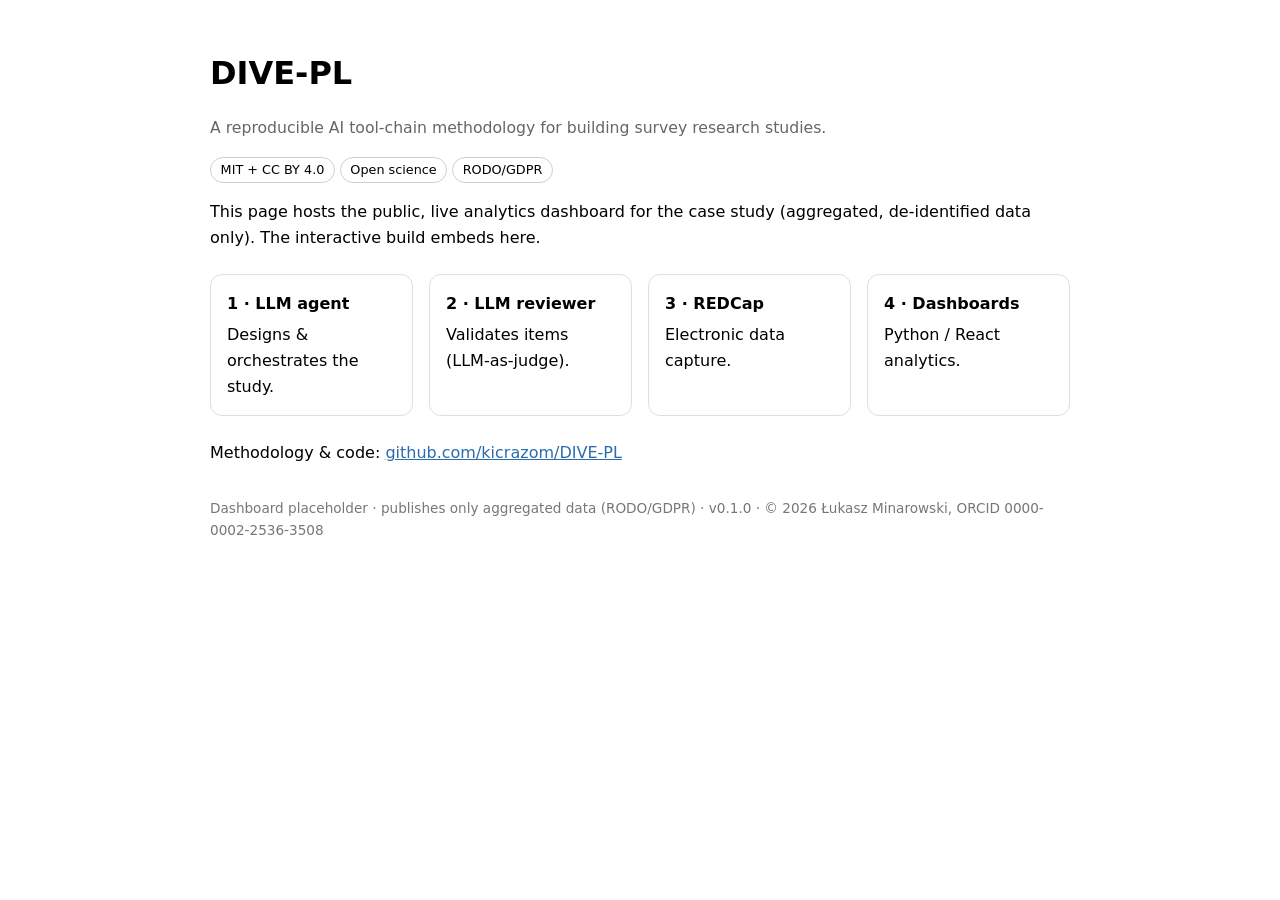
<file: site/index.html>
<!doctype html>
<html lang="en">
<head>
  <meta charset="utf-8" />
  <meta name="viewport" content="width=device-width, initial-scale=1" />
  <title>DIVE-PL — AI survey-research methodology</title>
  <style>
    :root { color-scheme: light dark; }
    body { font-family: system-ui, -apple-system, "Segoe UI", Roboto, sans-serif;
           max-width: 860px; margin: 3rem auto; padding: 0 1.25rem; line-height: 1.6; }
    h1 { margin-bottom: .25rem; }
    .tag { color: #666; font-size: .98rem; }
    .grid { display: grid; gap: 1rem; grid-template-columns: repeat(auto-fit,minmax(180px,1fr)); margin: 1.5rem 0; }
    .card { border: 1px solid #8884; border-radius: 12px; padding: 1rem; }
    .card h3 { margin: 0 0 .35rem; font-size: 1rem; }
    .pill { display:inline-block; border:1px solid #8886; border-radius:999px; padding:.1rem .6rem; font-size:.8rem; margin-right:.3rem; }
    footer { margin-top: 2rem; color: #777; font-size: .85rem; }
    a { color: #2b6cb0; }
  </style>
</head>
<body>
  <h1>DIVE-PL</h1>
  <p class="tag">A reproducible AI tool-chain methodology for building survey research studies.</p>
  <p><span class="pill">MIT + CC BY 4.0</span><span class="pill">Open science</span><span class="pill">RODO/GDPR</span></p>

  <p>This page hosts the public, live analytics dashboard for the case study
     (aggregated, de-identified data only). The interactive build embeds here.</p>

  <div class="grid">
    <div class="card"><h3>1 · LLM agent</h3>Designs &amp; orchestrates the study.</div>
    <div class="card"><h3>2 · LLM reviewer</h3>Validates items (LLM-as-judge).</div>
    <div class="card"><h3>3 · REDCap</h3>Electronic data capture.</div>
    <div class="card"><h3>4 · Dashboards</h3>Python / React analytics.</div>
  </div>

  <p>Methodology &amp; code: <a href="https://github.com/kicrazom/DIVE-PL">github.com/kicrazom/DIVE-PL</a></p>

  <footer>
    Dashboard placeholder · publishes only aggregated data (RODO/GDPR) · v0.1.0 ·
    © 2026 Łukasz Minarowski, ORCID 0000-0002-2536-3508
  </footer>
</body>
</html>
</file>
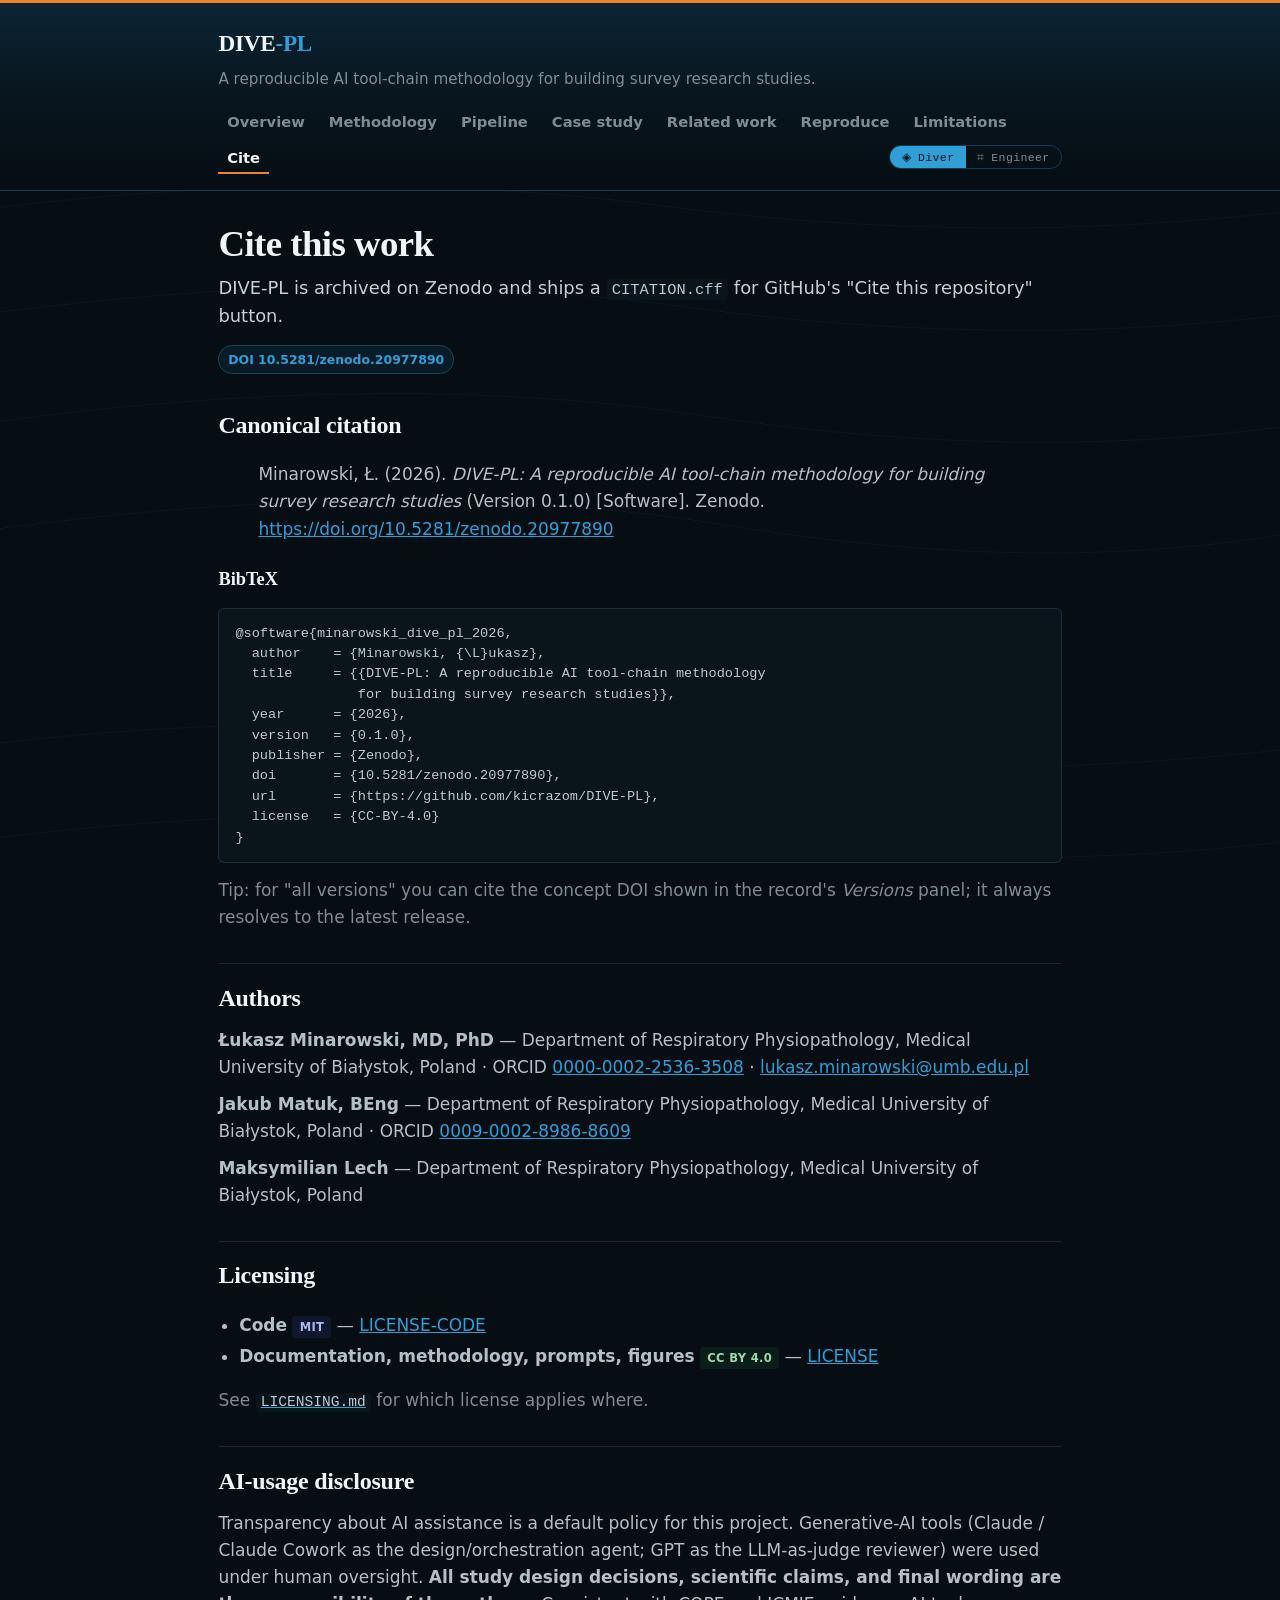
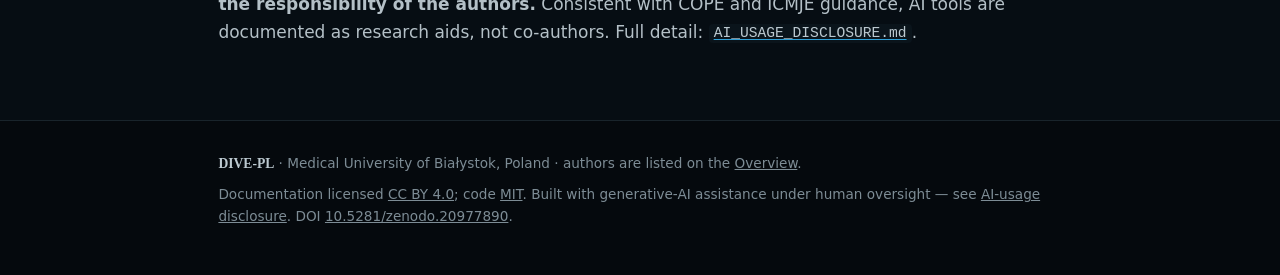
<file: docs/cite.html>
<!DOCTYPE html>
<html lang="en" data-mode="diver">
<head>
<script>try{var m=localStorage.getItem('dive-pl-mode');if(m)document.documentElement.setAttribute('data-mode',m);}catch(e){}</script>
<meta charset="utf-8">
<meta name="viewport" content="width=device-width, initial-scale=1">
<title>Cite · DIVE-PL</title>
<meta name="description" content="How to cite DIVE-PL: Zenodo DOI, CITATION.cff, BibTeX, dual licensing, and the generative-AI usage disclosure.">
<link rel="stylesheet" href="assets/style.css">
<link rel="icon" type="image/svg+xml" href="assets/favicon.svg">
</head>
<body>
<a class="skip-link" href="#main">Skip to content</a>
<header class="site">
  <div class="wrap">
    <a class="brand" href="index.html">DIVE<span>-PL</span></a>
    <p class="tagline">A reproducible AI tool-chain methodology for building survey research studies.</p>
    <nav class="site" aria-label="Primary">
      <a href="index.html">Overview</a>
      <a href="methodology.html">Methodology</a>
      <a href="pipeline.html">Pipeline</a>
      <a href="survey.html">Case study</a>
      <a href="related-work.html">Related work</a>
      <a href="reproduce.html">Reproduce</a>
      <a href="limitations.html">Limitations</a>
      <a href="cite.html" class="active">Cite</a>
    </nav>
  </div>
</header>
<main id="main">
<div class="wrap">


  <h1>Cite this work</h1>
  <p class="lead">DIVE-PL is archived on Zenodo and ships a <code>CITATION.cff</code> for GitHub's "Cite this repository" button.</p>

  <div class="badges">
    <a class="badge" href="https://doi.org/10.5281/zenodo.20977890">DOI 10.5281/zenodo.20977890</a>
  </div>

  <h2>Canonical citation</h2>
  <blockquote>
    <p>Minarowski, Ł. (2026). <em>DIVE-PL: A reproducible AI tool-chain methodology for building survey research studies</em> (Version 0.1.0) [Software]. Zenodo. <a href="https://doi.org/10.5281/zenodo.20977890">https://doi.org/10.5281/zenodo.20977890</a></p>
  </blockquote>

  <h3>BibTeX</h3>
  <pre><code>@software{minarowski_dive_pl_2026,
  author    = {Minarowski, {\L}ukasz},
  title     = {{DIVE-PL: A reproducible AI tool-chain methodology
               for building survey research studies}},
  year      = {2026},
  version   = {0.1.0},
  publisher = {Zenodo},
  doi       = {10.5281/zenodo.20977890},
  url       = {https://github.com/kicrazom/DIVE-PL},
  license   = {CC-BY-4.0}
}</code></pre>
  <p class="muted">Tip: for "all versions" you can cite the concept DOI shown in the record's <em>Versions</em> panel; it always resolves to the latest release.</p>

  <h2>Authors</h2>
  <p><strong>Łukasz Minarowski, MD, PhD</strong> — Department of Respiratory Physiopathology, Medical University of Białystok, Poland · ORCID <a href="https://orcid.org/0000-0002-2536-3508">0000-0002-2536-3508</a> · <a href="mailto:lukasz.minarowski@umb.edu.pl">lukasz.minarowski@umb.edu.pl</a></p>
  <p><strong>Jakub Matuk, BEng</strong> — Department of Respiratory Physiopathology, Medical University of Białystok, Poland · ORCID <a href="https://orcid.org/0009-0002-8986-8609">0009-0002-8986-8609</a></p>
  <p><strong>Maksymilian Lech</strong> — Department of Respiratory Physiopathology, Medical University of Białystok, Poland</p>

  <h2>Licensing</h2>
  <ul>
    <li><strong>Code</strong> <span class="pill lic-mit">MIT</span> — <a href="https://github.com/kicrazom/DIVE-PL/blob/main/LICENSE-CODE">LICENSE-CODE</a></li>
    <li><strong>Documentation, methodology, prompts, figures</strong> <span class="pill lic-cc">CC BY 4.0</span> — <a href="https://github.com/kicrazom/DIVE-PL/blob/main/LICENSE">LICENSE</a></li>
  </ul>
  <p class="muted">See <a href="https://github.com/kicrazom/DIVE-PL/blob/main/LICENSING.md"><code>LICENSING.md</code></a> for which license applies where.</p>

  <h2 id="ai">AI-usage disclosure</h2>
  <p>Transparency about AI assistance is a default policy for this project. Generative-AI tools (Claude / Claude Cowork as the design/orchestration agent; GPT as the LLM-as-judge reviewer) were used under human oversight. <strong>All study design decisions, scientific claims, and final wording are the responsibility of the authors.</strong> Consistent with COPE and ICMJE guidance, AI tools are documented as research aids, not co-authors. Full detail: <a href="https://github.com/kicrazom/DIVE-PL/blob/main/AI_USAGE_DISCLOSURE.md"><code>AI_USAGE_DISCLOSURE.md</code></a>.</p>
  

</div>
</main>
<footer class="site">
  <div class="wrap">
    <p><strong>DIVE-PL</strong> · Medical University of Białystok, Poland · authors are listed on the <a href="index.html">Overview</a>.</p>
    <p class="lic">Documentation licensed <a href="https://creativecommons.org/licenses/by/4.0/">CC BY 4.0</a>; code <a href="https://github.com/kicrazom/DIVE-PL/blob/main/LICENSE-CODE">MIT</a>. Built with generative-AI assistance under human oversight — see <a href="cite.html#ai">AI-usage disclosure</a>. DOI <a href="https://doi.org/10.5281/zenodo.20977890">10.5281/zenodo.20977890</a>.</p>
  </div>
</footer>
<script src="assets/mode.js" defer></script>
</body>
</html>
</file>
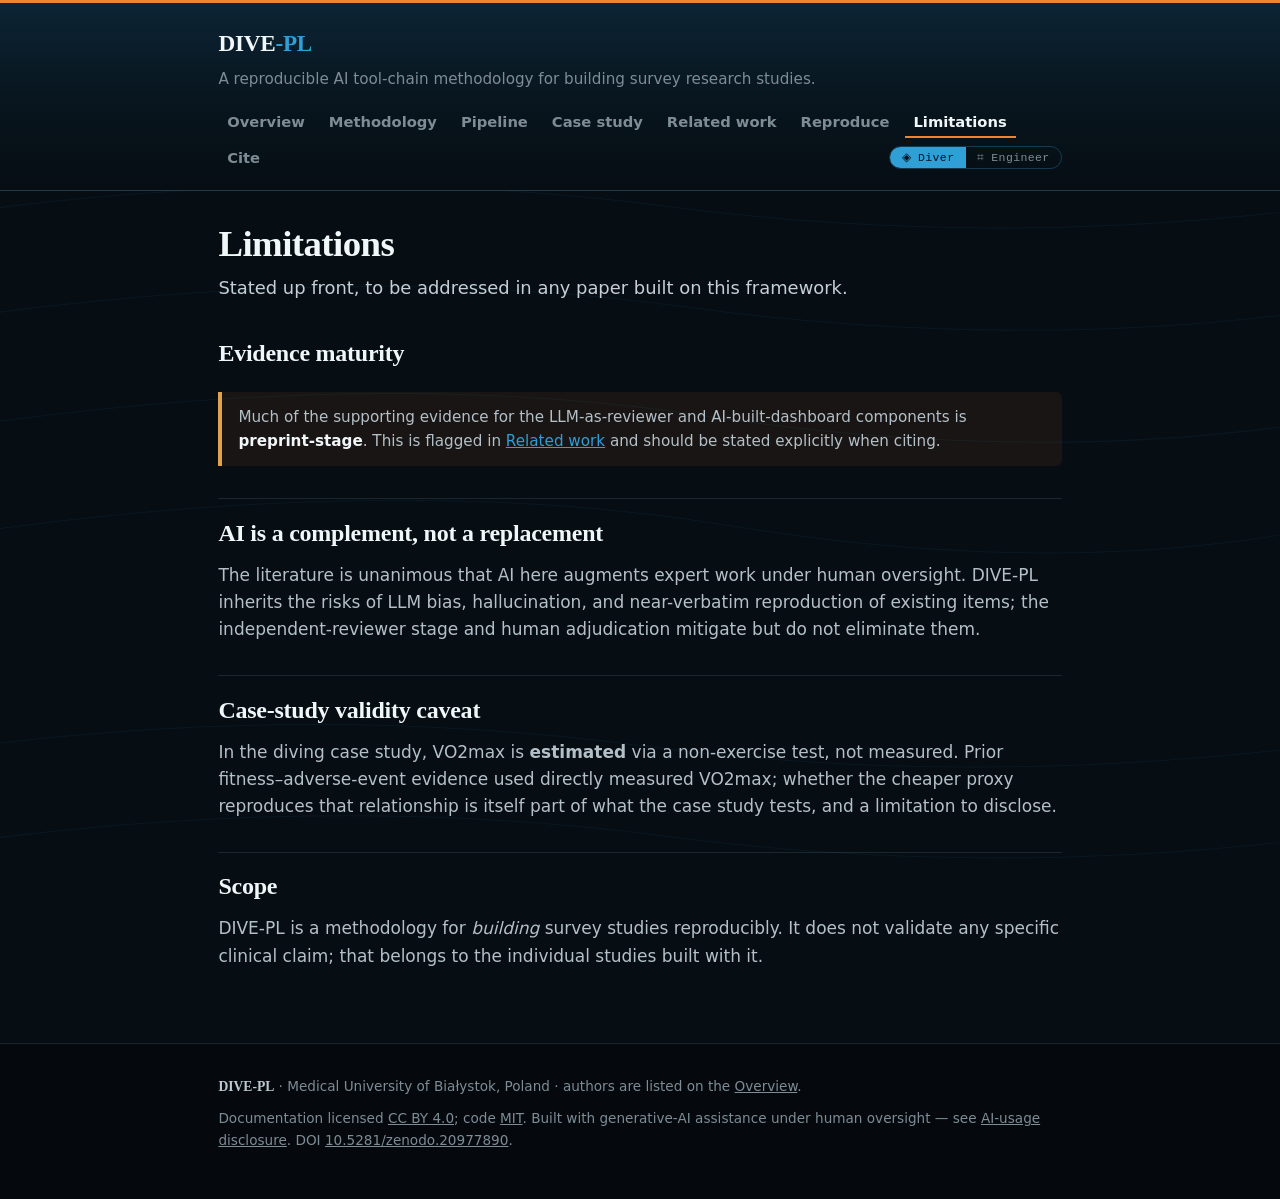
<file: docs/limitations.html>
<!DOCTYPE html>
<html lang="en" data-mode="diver">
<head>
<script>try{var m=localStorage.getItem('dive-pl-mode');if(m)document.documentElement.setAttribute('data-mode',m);}catch(e){}</script>
<meta charset="utf-8">
<meta name="viewport" content="width=device-width, initial-scale=1">
<title>Limitations · DIVE-PL</title>
<meta name="description" content="Honest limitations of DIVE-PL: preprint-stage evidence, human-in-the-loop dependency, LLM bias, and estimated vs measured VO2max in the case study.">
<link rel="stylesheet" href="assets/style.css">
<link rel="icon" type="image/svg+xml" href="assets/favicon.svg">
</head>
<body>
<a class="skip-link" href="#main">Skip to content</a>
<header class="site">
  <div class="wrap">
    <a class="brand" href="index.html">DIVE<span>-PL</span></a>
    <p class="tagline">A reproducible AI tool-chain methodology for building survey research studies.</p>
    <nav class="site" aria-label="Primary">
      <a href="index.html">Overview</a>
      <a href="methodology.html">Methodology</a>
      <a href="pipeline.html">Pipeline</a>
      <a href="survey.html">Case study</a>
      <a href="related-work.html">Related work</a>
      <a href="reproduce.html">Reproduce</a>
      <a href="limitations.html" class="active">Limitations</a>
      <a href="cite.html">Cite</a>
    </nav>
  </div>
</header>
<main id="main">
<div class="wrap">


  <h1>Limitations</h1>
  <p class="lead">Stated up front, to be addressed in any paper built on this framework.</p>

  <h2>Evidence maturity</h2>
  <div class="callout embargo">
    <p>Much of the supporting evidence for the LLM-as-reviewer and AI-built-dashboard components is <strong>preprint-stage</strong>. This is flagged in <a href="related-work.html">Related work</a> and should be stated explicitly when citing.</p>
  </div>

  <h2>AI is a complement, not a replacement</h2>
  <p>The literature is unanimous that AI here augments expert work under human oversight. DIVE-PL inherits the risks of LLM bias, hallucination, and near-verbatim reproduction of existing items; the independent-reviewer stage and human adjudication mitigate but do not eliminate them.</p>

  <h2>Case-study validity caveat</h2>
  <p>In the diving case study, VO2max is <strong>estimated</strong> via a non-exercise test, not measured. Prior fitness–adverse-event evidence used directly measured VO2max; whether the cheaper proxy reproduces that relationship is itself part of what the case study tests, and a limitation to disclose.</p>

  <h2>Scope</h2>
  <p>DIVE-PL is a methodology for <em>building</em> survey studies reproducibly. It does not validate any specific clinical claim; that belongs to the individual studies built with it.</p>
  

</div>
</main>
<footer class="site">
  <div class="wrap">
    <p><strong>DIVE-PL</strong> · Medical University of Białystok, Poland · authors are listed on the <a href="index.html">Overview</a>.</p>
    <p class="lic">Documentation licensed <a href="https://creativecommons.org/licenses/by/4.0/">CC BY 4.0</a>; code <a href="https://github.com/kicrazom/DIVE-PL/blob/main/LICENSE-CODE">MIT</a>. Built with generative-AI assistance under human oversight — see <a href="cite.html#ai">AI-usage disclosure</a>. DOI <a href="https://doi.org/10.5281/zenodo.20977890">10.5281/zenodo.20977890</a>.</p>
  </div>
</footer>
<script src="assets/mode.js" defer></script>
</body>
</html>
</file>
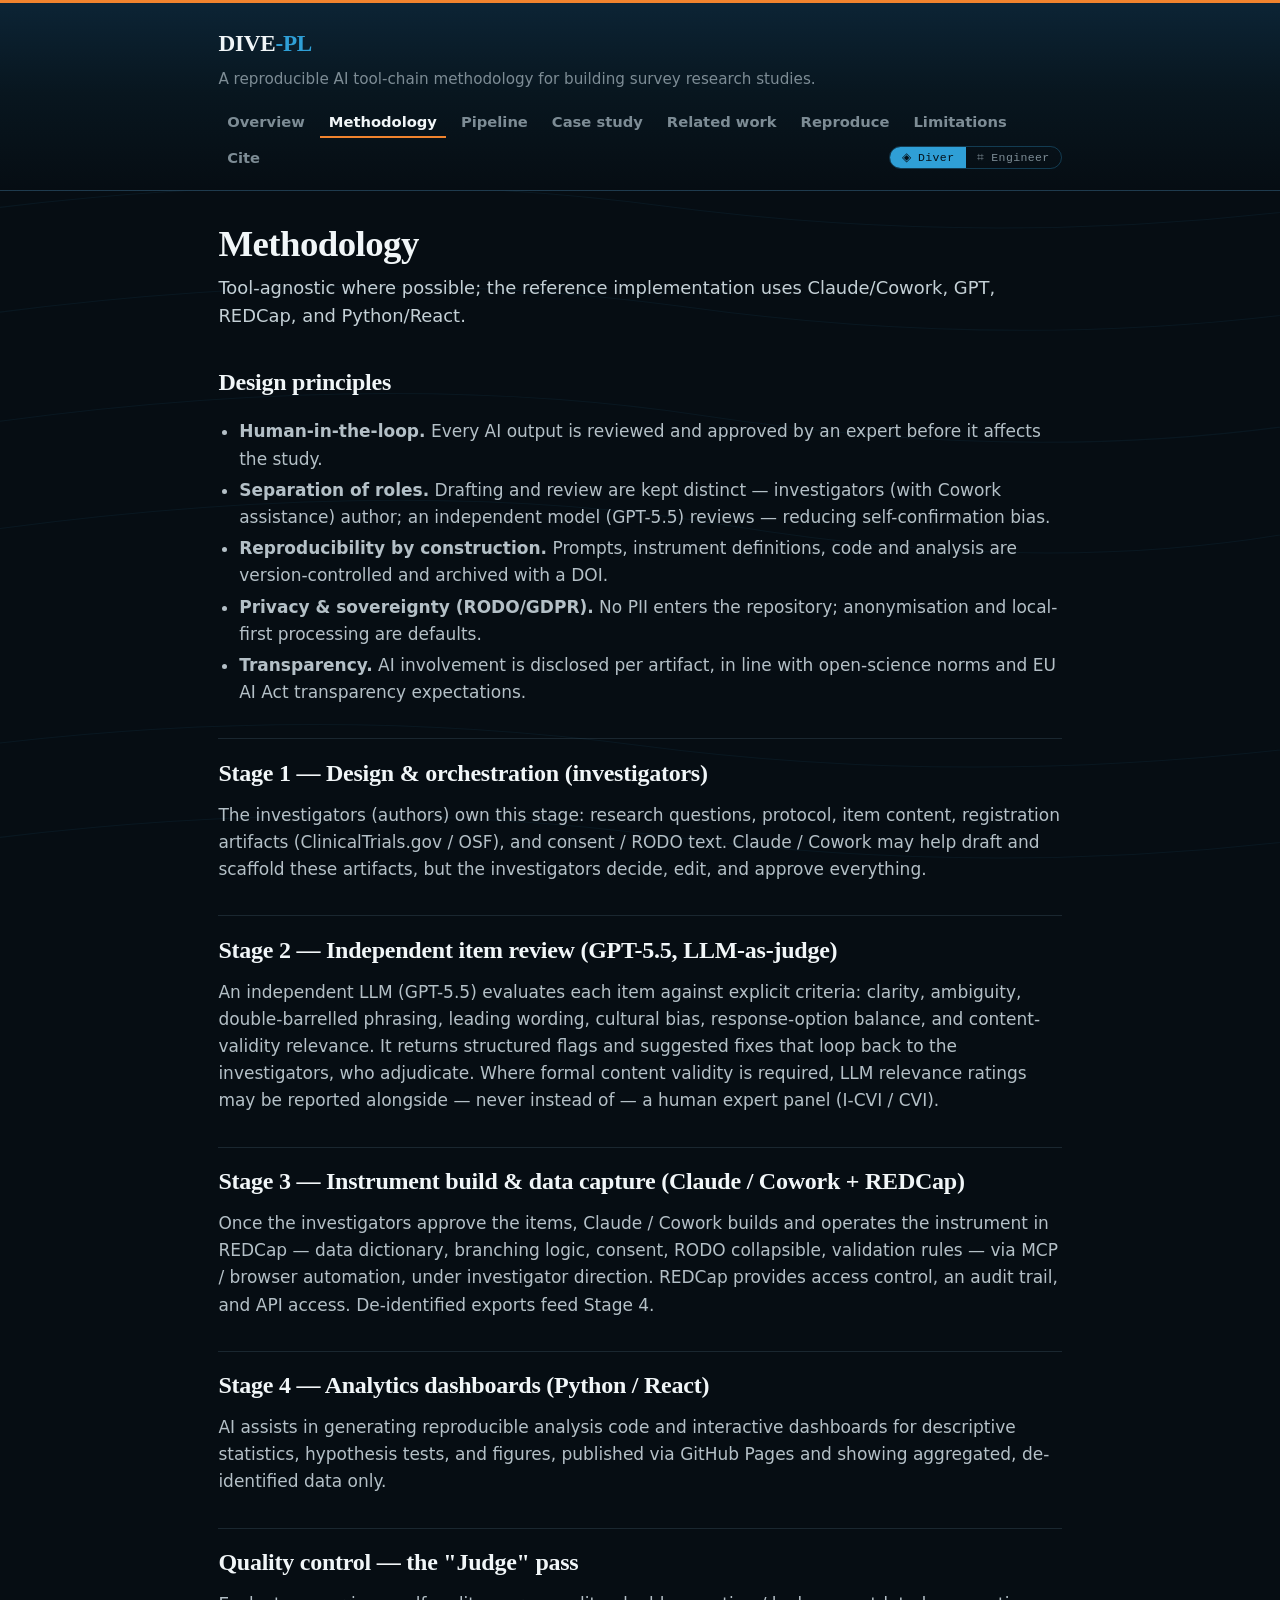
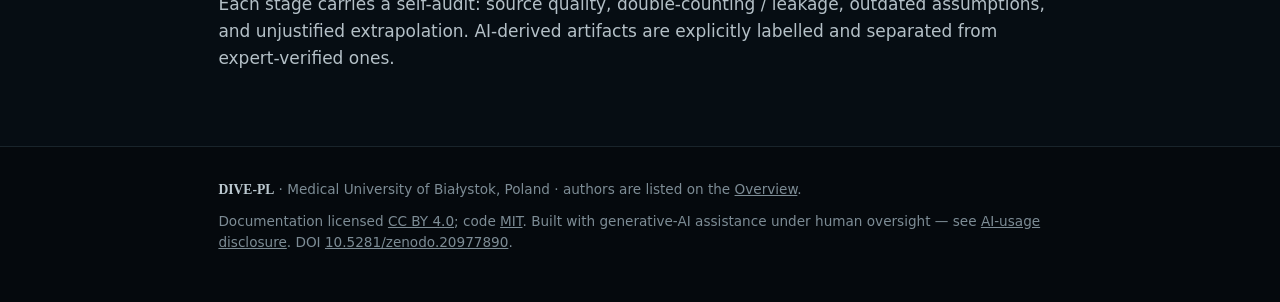
<file: docs/methodology.html>
<!DOCTYPE html>
<html lang="en" data-mode="diver">
<head>
<script>try{var m=localStorage.getItem('dive-pl-mode');if(m)document.documentElement.setAttribute('data-mode',m);}catch(e){}</script>
<meta charset="utf-8">
<meta name="viewport" content="width=device-width, initial-scale=1">
<title>Methodology · DIVE-PL</title>
<meta name="description" content="The DIVE-PL framework, stage by stage: LLM design agent, LLM-as-judge reviewer, REDCap capture, AI dashboards, and quality control.">
<link rel="stylesheet" href="assets/style.css">
<link rel="icon" type="image/svg+xml" href="assets/favicon.svg">
</head>
<body>
<a class="skip-link" href="#main">Skip to content</a>
<header class="site">
  <div class="wrap">
    <a class="brand" href="index.html">DIVE<span>-PL</span></a>
    <p class="tagline">A reproducible AI tool-chain methodology for building survey research studies.</p>
    <nav class="site" aria-label="Primary">
      <a href="index.html">Overview</a>
      <a href="methodology.html" class="active">Methodology</a>
      <a href="pipeline.html">Pipeline</a>
      <a href="survey.html">Case study</a>
      <a href="related-work.html">Related work</a>
      <a href="reproduce.html">Reproduce</a>
      <a href="limitations.html">Limitations</a>
      <a href="cite.html">Cite</a>
    </nav>
  </div>
</header>
<main id="main">
<div class="wrap">


  <h1>Methodology</h1>
  <p class="lead">Tool-agnostic where possible; the reference implementation uses Claude/Cowork, GPT, REDCap, and Python/React.</p>

  <h2>Design principles</h2>
  <ul>
    <li><strong>Human-in-the-loop.</strong> Every AI output is reviewed and approved by an expert before it affects the study.</li>
    <li><strong>Separation of roles.</strong> Drafting and review are kept distinct — investigators (with Cowork assistance) author; an independent model (GPT-5.5) reviews — reducing self-confirmation bias.</li>
    <li><strong>Reproducibility by construction.</strong> Prompts, instrument definitions, code and analysis are version-controlled and archived with a DOI.</li>
    <li><strong>Privacy &amp; sovereignty (RODO/GDPR).</strong> No PII enters the repository; anonymisation and local-first processing are defaults.</li>
    <li><strong>Transparency.</strong> AI involvement is disclosed per artifact, in line with open-science norms and EU AI Act transparency expectations.</li>
  </ul>

  <h2>Stage 1 — Design &amp; orchestration (investigators)</h2>
  <p>The investigators (authors) own this stage: research questions, protocol, item content, registration artifacts (ClinicalTrials.gov / OSF), and consent / RODO text. Claude / Cowork may help draft and scaffold these artifacts, but the investigators decide, edit, and approve everything.</p>

  <h2>Stage 2 — Independent item review (GPT-5.5, LLM-as-judge)</h2>
  <p>An independent LLM (GPT-5.5) evaluates each item against explicit criteria: clarity, ambiguity, double-barrelled phrasing, leading wording, cultural bias, response-option balance, and content-validity relevance. It returns structured flags and suggested fixes that loop back to the investigators, who adjudicate. Where formal content validity is required, LLM relevance ratings may be reported alongside — never instead of — a human expert panel (I-CVI / CVI).</p>

  <h2>Stage 3 — Instrument build &amp; data capture (Claude / Cowork + REDCap)</h2>
  <p>Once the investigators approve the items, Claude / Cowork builds and operates the instrument in REDCap — data dictionary, branching logic, consent, RODO collapsible, validation rules — via MCP / browser automation, under investigator direction. REDCap provides access control, an audit trail, and API access. De-identified exports feed Stage 4.</p>

  <h2>Stage 4 — Analytics dashboards (Python / React)</h2>
  <p>AI assists in generating reproducible analysis code and interactive dashboards for descriptive statistics, hypothesis tests, and figures, published via GitHub Pages and showing aggregated, de-identified data only.</p>

  <h2>Quality control — the "Judge" pass</h2>
  <p>Each stage carries a self-audit: source quality, double-counting / leakage, outdated assumptions, and unjustified extrapolation. AI-derived artifacts are explicitly labelled and separated from expert-verified ones.</p>
  

</div>
</main>
<footer class="site">
  <div class="wrap">
    <p><strong>DIVE-PL</strong> · Medical University of Białystok, Poland · authors are listed on the <a href="index.html">Overview</a>.</p>
    <p class="lic">Documentation licensed <a href="https://creativecommons.org/licenses/by/4.0/">CC BY 4.0</a>; code <a href="https://github.com/kicrazom/DIVE-PL/blob/main/LICENSE-CODE">MIT</a>. Built with generative-AI assistance under human oversight — see <a href="cite.html#ai">AI-usage disclosure</a>. DOI <a href="https://doi.org/10.5281/zenodo.20977890">10.5281/zenodo.20977890</a>.</p>
  </div>
</footer>
<script src="assets/mode.js" defer></script>
</body>
</html>
</file>
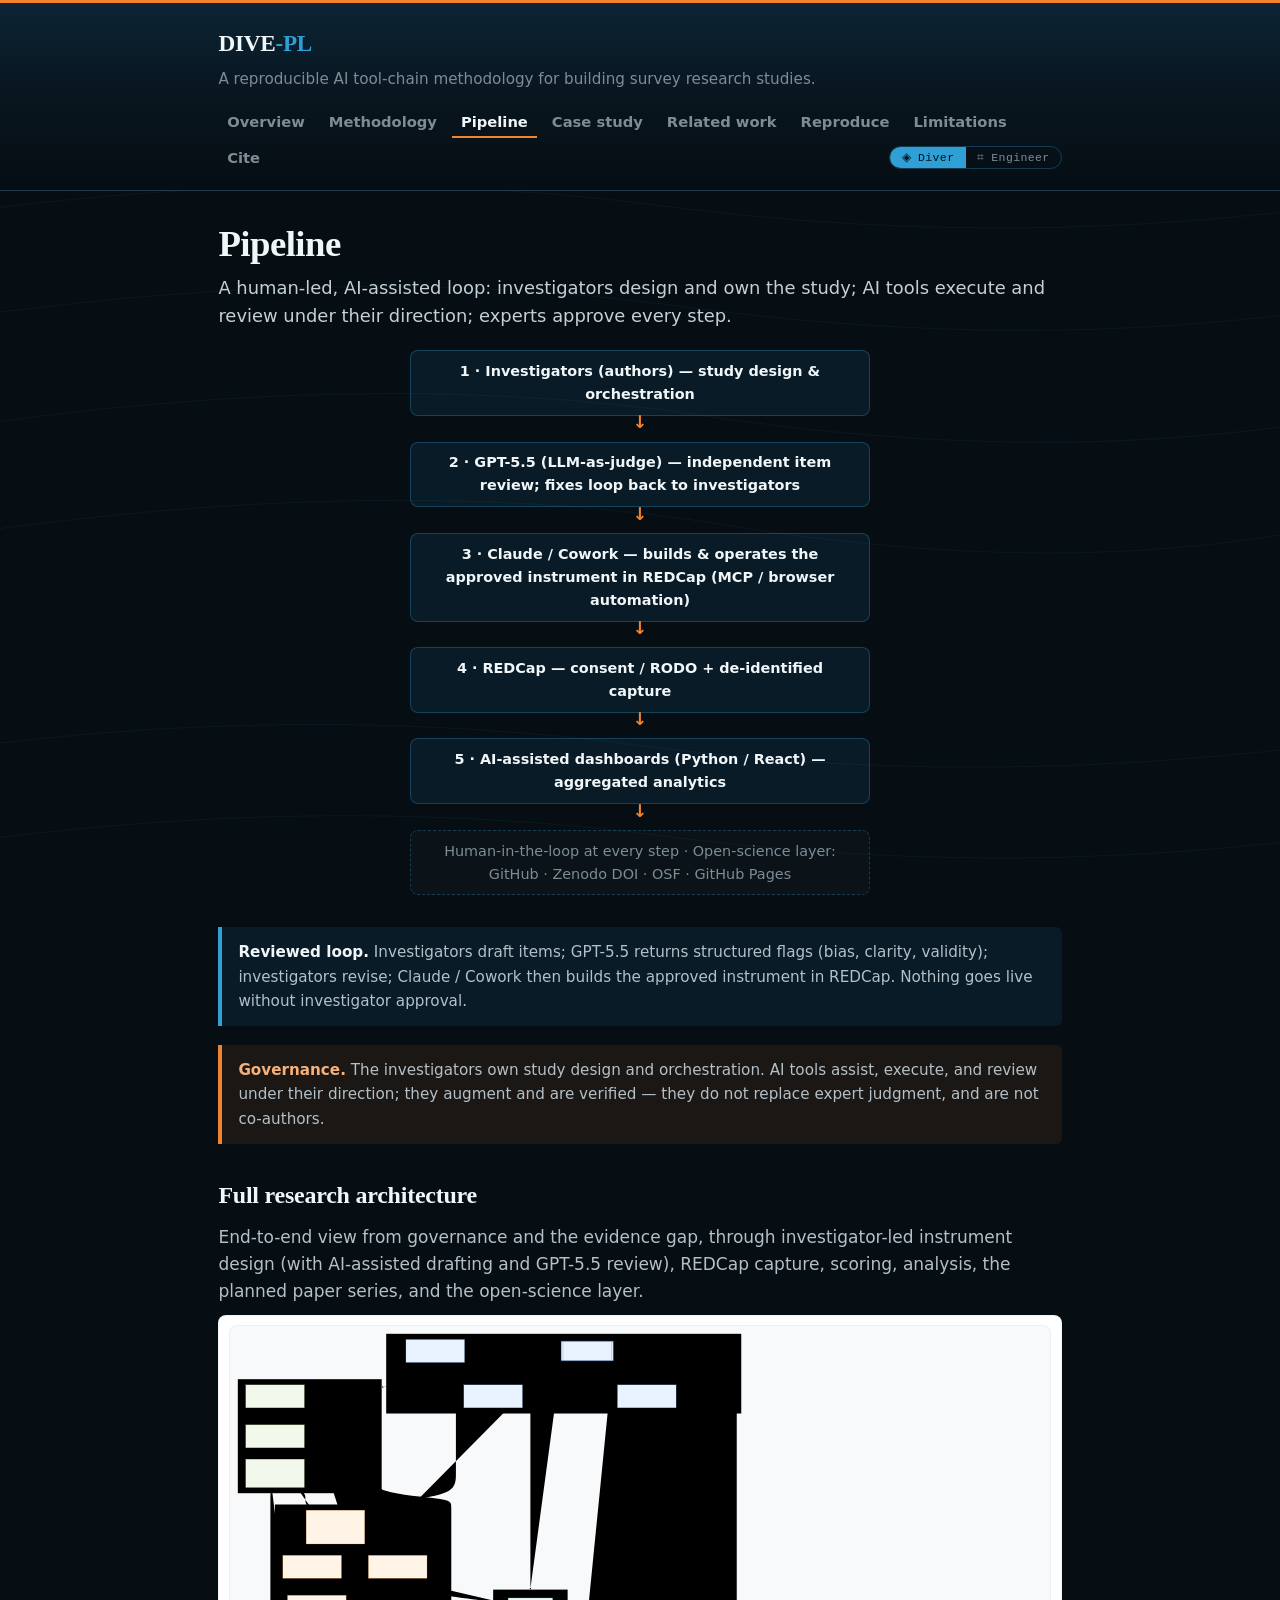
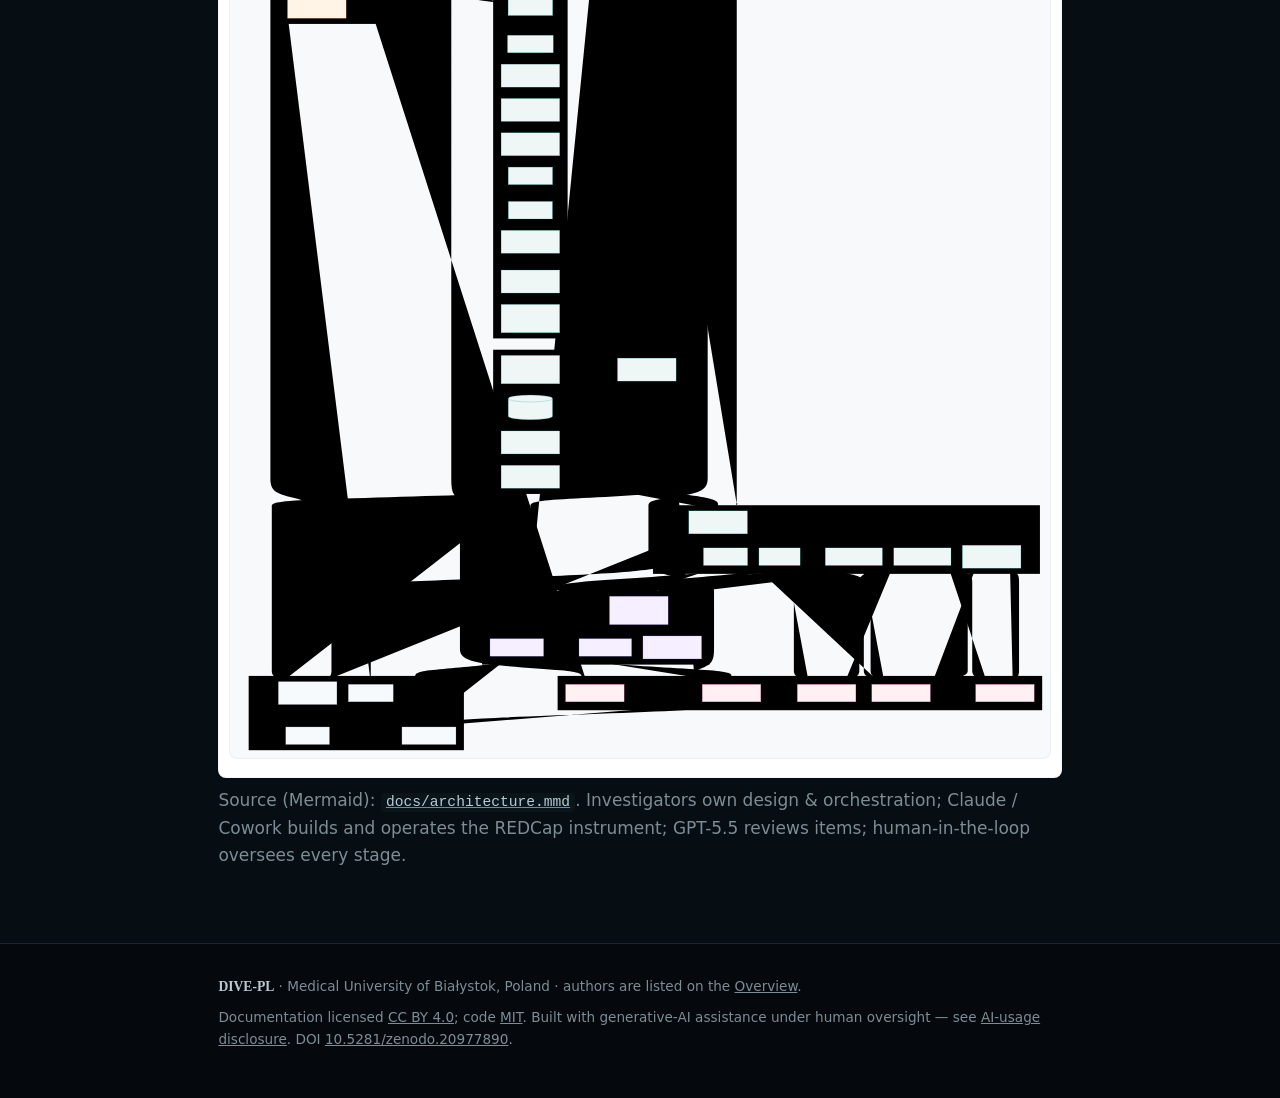
<file: docs/pipeline.html>
<!DOCTYPE html>
<html lang="en" data-mode="diver">
<head>
<script>try{var m=localStorage.getItem('dive-pl-mode');if(m)document.documentElement.setAttribute('data-mode',m);}catch(e){}</script>
<meta charset="utf-8">
<meta name="viewport" content="width=device-width, initial-scale=1">
<title>Pipeline · DIVE-PL</title>
<meta name="description" content="The DIVE-PL pipeline as a flow: LLM agent to LLM reviewer to REDCap to dashboards, governed by human oversight and an open-science layer.">
<link rel="stylesheet" href="assets/style.css">
<link rel="icon" type="image/svg+xml" href="assets/favicon.svg">
</head>
<body>
<a class="skip-link" href="#main">Skip to content</a>
<header class="site">
  <div class="wrap">
    <a class="brand" href="index.html">DIVE<span>-PL</span></a>
    <p class="tagline">A reproducible AI tool-chain methodology for building survey research studies.</p>
    <nav class="site" aria-label="Primary">
      <a href="index.html">Overview</a>
      <a href="methodology.html">Methodology</a>
      <a href="pipeline.html" class="active">Pipeline</a>
      <a href="survey.html">Case study</a>
      <a href="related-work.html">Related work</a>
      <a href="reproduce.html">Reproduce</a>
      <a href="limitations.html">Limitations</a>
      <a href="cite.html">Cite</a>
    </nav>
  </div>
</header>
<main id="main">
<div class="wrap">


  <h1>Pipeline</h1>
  <p class="lead">A human-led, AI-assisted loop: investigators design and own the study; AI tools execute and review under their direction; experts approve every step.</p>

  <div class="flow">
    <div class="flow-step">1 · Investigators (authors) — study design &amp; orchestration</div>
    <div class="flow-step">2 · GPT-5.5 (LLM-as-judge) — independent item review; fixes loop back to investigators</div>
    <div class="flow-step">3 · Claude / Cowork — builds &amp; operates the approved instrument in REDCap (MCP / browser automation)</div>
    <div class="flow-step">4 · REDCap — consent / RODO + de-identified capture</div>
    <div class="flow-step">5 · AI-assisted dashboards (Python / React) — aggregated analytics</div>
    <div class="flow-step scoped">Human-in-the-loop at every step · Open-science layer: GitHub · Zenodo DOI · OSF · GitHub Pages</div>
  </div>

  <div class="callout">
    <p><strong>Reviewed loop.</strong> Investigators draft items; GPT-5.5 returns structured flags (bias, clarity, validity); investigators revise; Claude / Cowork then builds the approved instrument in REDCap. Nothing goes live without investigator approval.</p>
  </div>

  <div class="callout warning">
    <p><strong>Governance.</strong> The investigators own study design and orchestration. AI tools assist, execute, and review under their direction; they augment and are verified — they do not replace expert judgment, and are not co-authors.</p>
  </div>

  <h2>Full research architecture</h2>
  <p>End-to-end view from governance and the evidence gap, through investigator-led instrument design (with AI-assisted drafting and GPT-5.5 review), REDCap capture, scoring, analysis, the planned paper series, and the open-science layer.</p>
  <div class="table-scroll" style="border:1px solid var(--rule);border-radius:8px;padding:0.6rem;background:#fff;">
    <img src="assets/architecture.svg" alt="DIVE-PL research architecture: governance, evidence gap, questionnaire design, instrument domains, REDCap capture, processing and scoring, statistical analysis, scientific outputs, and the open-science layer." style="width:100%;height:auto;min-width:760px;">
  </div>
  <p class="muted">Source (Mermaid): <a href="https://github.com/kicrazom/DIVE-PL/blob/main/docs/architecture.mmd"><code>docs/architecture.mmd</code></a>. Investigators own design &amp; orchestration; Claude / Cowork builds and operates the REDCap instrument; GPT-5.5 reviews items; human-in-the-loop oversees every stage.</p>


</div>
</main>
<footer class="site">
  <div class="wrap">
    <p><strong>DIVE-PL</strong> · Medical University of Białystok, Poland · authors are listed on the <a href="index.html">Overview</a>.</p>
    <p class="lic">Documentation licensed <a href="https://creativecommons.org/licenses/by/4.0/">CC BY 4.0</a>; code <a href="https://github.com/kicrazom/DIVE-PL/blob/main/LICENSE-CODE">MIT</a>. Built with generative-AI assistance under human oversight — see <a href="cite.html#ai">AI-usage disclosure</a>. DOI <a href="https://doi.org/10.5281/zenodo.20977890">10.5281/zenodo.20977890</a>.</p>
  </div>
</footer>
<script src="assets/mode.js" defer></script>
</body>
</html>
</file>
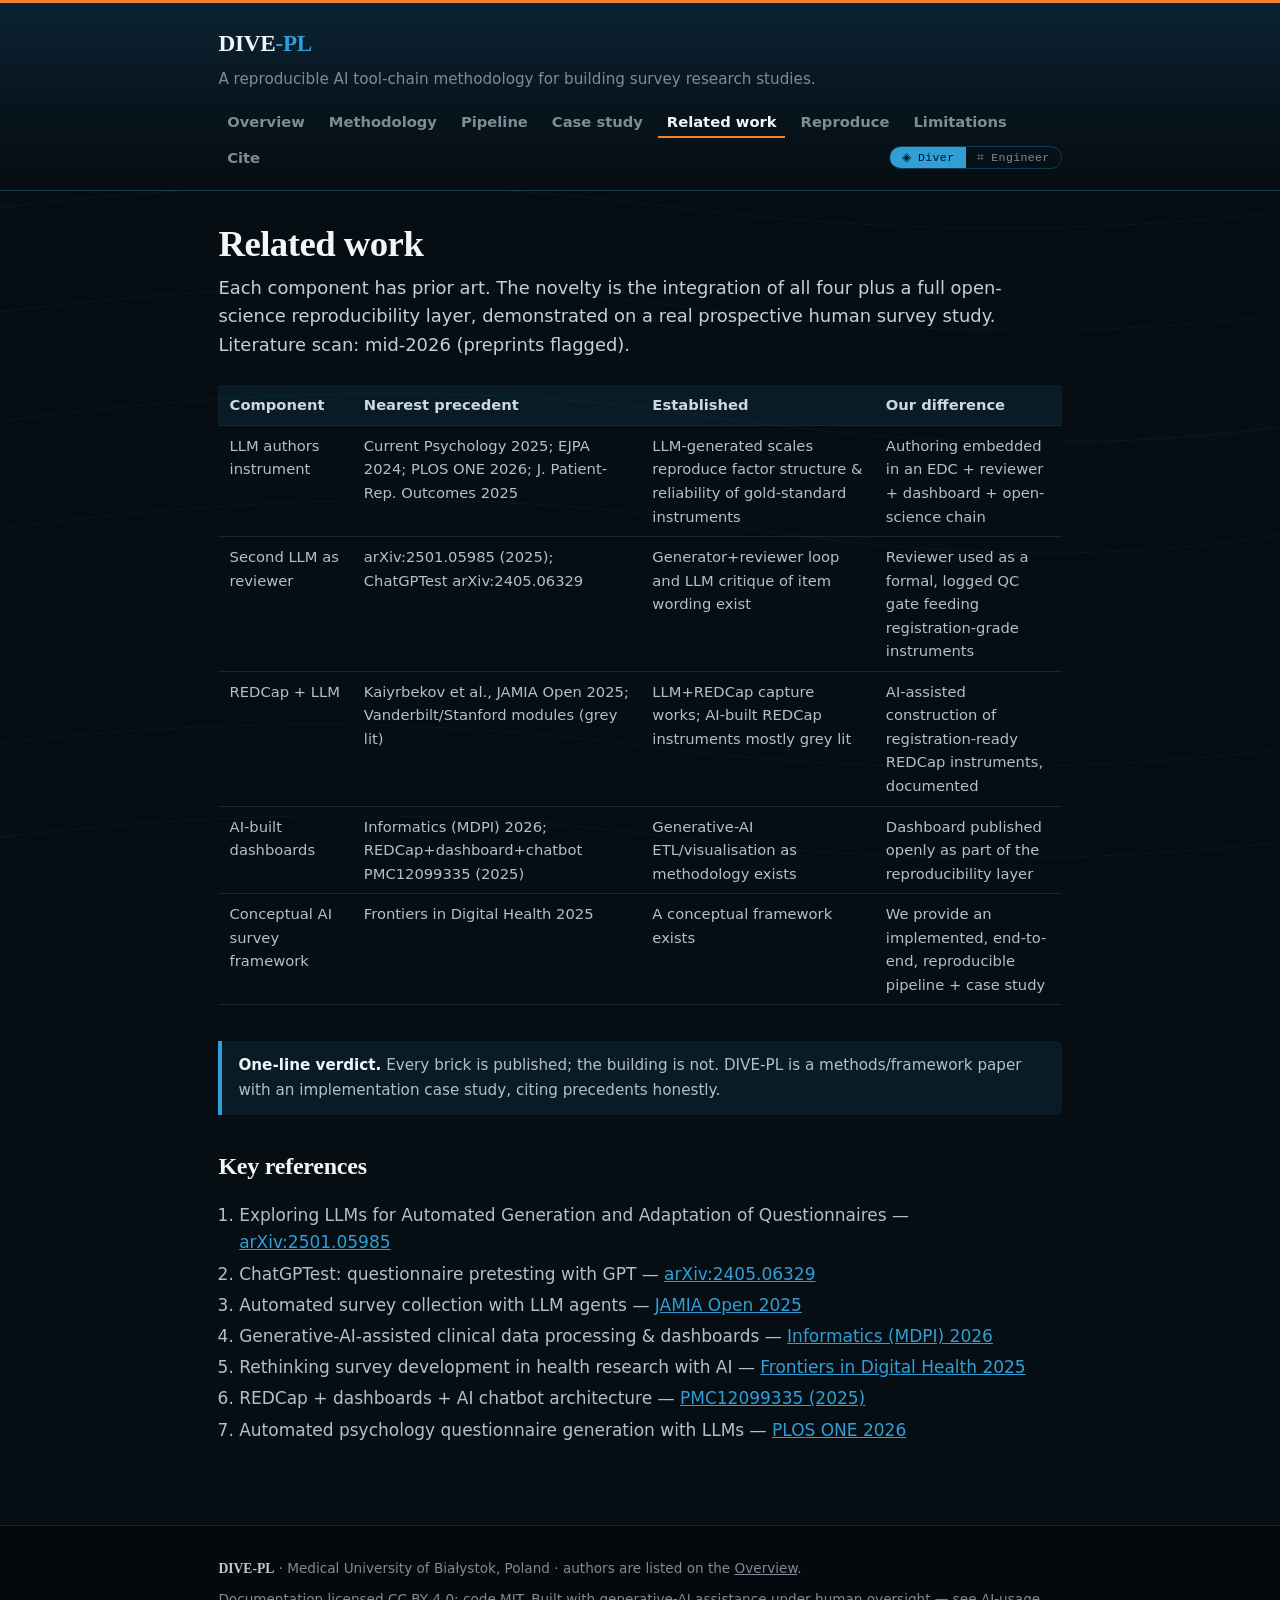
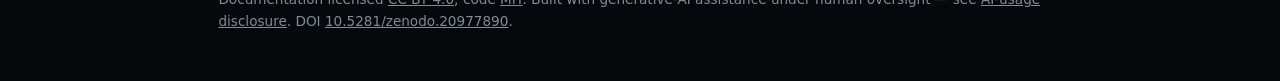
<file: docs/related-work.html>
<!DOCTYPE html>
<html lang="en" data-mode="diver">
<head>
<script>try{var m=localStorage.getItem('dive-pl-mode');if(m)document.documentElement.setAttribute('data-mode',m);}catch(e){}</script>
<meta charset="utf-8">
<meta name="viewport" content="width=device-width, initial-scale=1">
<title>Related work · DIVE-PL</title>
<meta name="description" content="Component-by-component prior art for DIVE-PL: each brick is published; the integration is the contribution.">
<link rel="stylesheet" href="assets/style.css">
<link rel="icon" type="image/svg+xml" href="assets/favicon.svg">
</head>
<body>
<a class="skip-link" href="#main">Skip to content</a>
<header class="site">
  <div class="wrap">
    <a class="brand" href="index.html">DIVE<span>-PL</span></a>
    <p class="tagline">A reproducible AI tool-chain methodology for building survey research studies.</p>
    <nav class="site" aria-label="Primary">
      <a href="index.html">Overview</a>
      <a href="methodology.html">Methodology</a>
      <a href="pipeline.html">Pipeline</a>
      <a href="survey.html">Case study</a>
      <a href="related-work.html" class="active">Related work</a>
      <a href="reproduce.html">Reproduce</a>
      <a href="limitations.html">Limitations</a>
      <a href="cite.html">Cite</a>
    </nav>
  </div>
</header>
<main id="main">
<div class="wrap">


  <h1>Related work</h1>
  <p class="lead">Each component has prior art. The novelty is the integration of all four plus a full open-science reproducibility layer, demonstrated on a real prospective human survey study. Literature scan: mid-2026 (preprints flagged).</p>

  <div class="table-scroll">
  <table>
    <thead><tr><th>Component</th><th>Nearest precedent</th><th>Established</th><th>Our difference</th></tr></thead>
    <tbody>
      <tr><td>LLM authors instrument</td><td>Current Psychology 2025; EJPA 2024; PLOS ONE 2026; J. Patient-Rep. Outcomes 2025</td><td>LLM-generated scales reproduce factor structure &amp; reliability of gold-standard instruments</td><td>Authoring embedded in an EDC + reviewer + dashboard + open-science chain</td></tr>
      <tr><td>Second LLM as reviewer</td><td>arXiv:2501.05985 (2025); ChatGPTest arXiv:2405.06329</td><td>Generator+reviewer loop and LLM critique of item wording exist</td><td>Reviewer used as a formal, logged QC gate feeding registration-grade instruments</td></tr>
      <tr><td>REDCap + LLM</td><td>Kaiyrbekov et al., JAMIA Open 2025; Vanderbilt/Stanford modules (grey lit)</td><td>LLM+REDCap capture works; AI-built REDCap instruments mostly grey lit</td><td>AI-assisted construction of registration-ready REDCap instruments, documented</td></tr>
      <tr><td>AI-built dashboards</td><td>Informatics (MDPI) 2026; REDCap+dashboard+chatbot PMC12099335 (2025)</td><td>Generative-AI ETL/visualisation as methodology exists</td><td>Dashboard published openly as part of the reproducibility layer</td></tr>
      <tr><td>Conceptual AI survey framework</td><td>Frontiers in Digital Health 2025</td><td>A conceptual framework exists</td><td>We provide an implemented, end-to-end, reproducible pipeline + case study</td></tr>
    </tbody>
  </table>
  </div>

  <div class="callout">
    <p><strong>One-line verdict.</strong> Every brick is published; the building is not. DIVE-PL is a methods/framework paper with an implementation case study, citing precedents honestly.</p>
  </div>

  <h2>Key references</h2>
  <ol class="refs">
    <li>Exploring LLMs for Automated Generation and Adaptation of Questionnaires — <a href="https://arxiv.org/abs/2501.05985">arXiv:2501.05985</a></li>
    <li>ChatGPTest: questionnaire pretesting with GPT — <a href="https://arxiv.org/abs/2405.06329">arXiv:2405.06329</a></li>
    <li>Automated survey collection with LLM agents — <a href="https://academic.oup.com/jamiaopen/article/8/5/ooaf103/8306995">JAMIA Open 2025</a></li>
    <li>Generative-AI-assisted clinical data processing &amp; dashboards — <a href="https://www.mdpi.com/2227-9709/13/4/48">Informatics (MDPI) 2026</a></li>
    <li>Rethinking survey development in health research with AI — <a href="https://www.frontiersin.org/journals/digital-health/articles/10.3389/fdgth.2025.1636333/full">Frontiers in Digital Health 2025</a></li>
    <li>REDCap + dashboards + AI chatbot architecture — <a href="https://pmc.ncbi.nlm.nih.gov/articles/PMC12099335/">PMC12099335 (2025)</a></li>
    <li>Automated psychology questionnaire generation with LLMs — <a href="https://journals.plos.org/plosone/article?id=10.1371/journal.pone.0345117">PLOS ONE 2026</a></li>
  </ol>
  

</div>
</main>
<footer class="site">
  <div class="wrap">
    <p><strong>DIVE-PL</strong> · Medical University of Białystok, Poland · authors are listed on the <a href="index.html">Overview</a>.</p>
    <p class="lic">Documentation licensed <a href="https://creativecommons.org/licenses/by/4.0/">CC BY 4.0</a>; code <a href="https://github.com/kicrazom/DIVE-PL/blob/main/LICENSE-CODE">MIT</a>. Built with generative-AI assistance under human oversight — see <a href="cite.html#ai">AI-usage disclosure</a>. DOI <a href="https://doi.org/10.5281/zenodo.20977890">10.5281/zenodo.20977890</a>.</p>
  </div>
</footer>
<script src="assets/mode.js" defer></script>
</body>
</html>
</file>
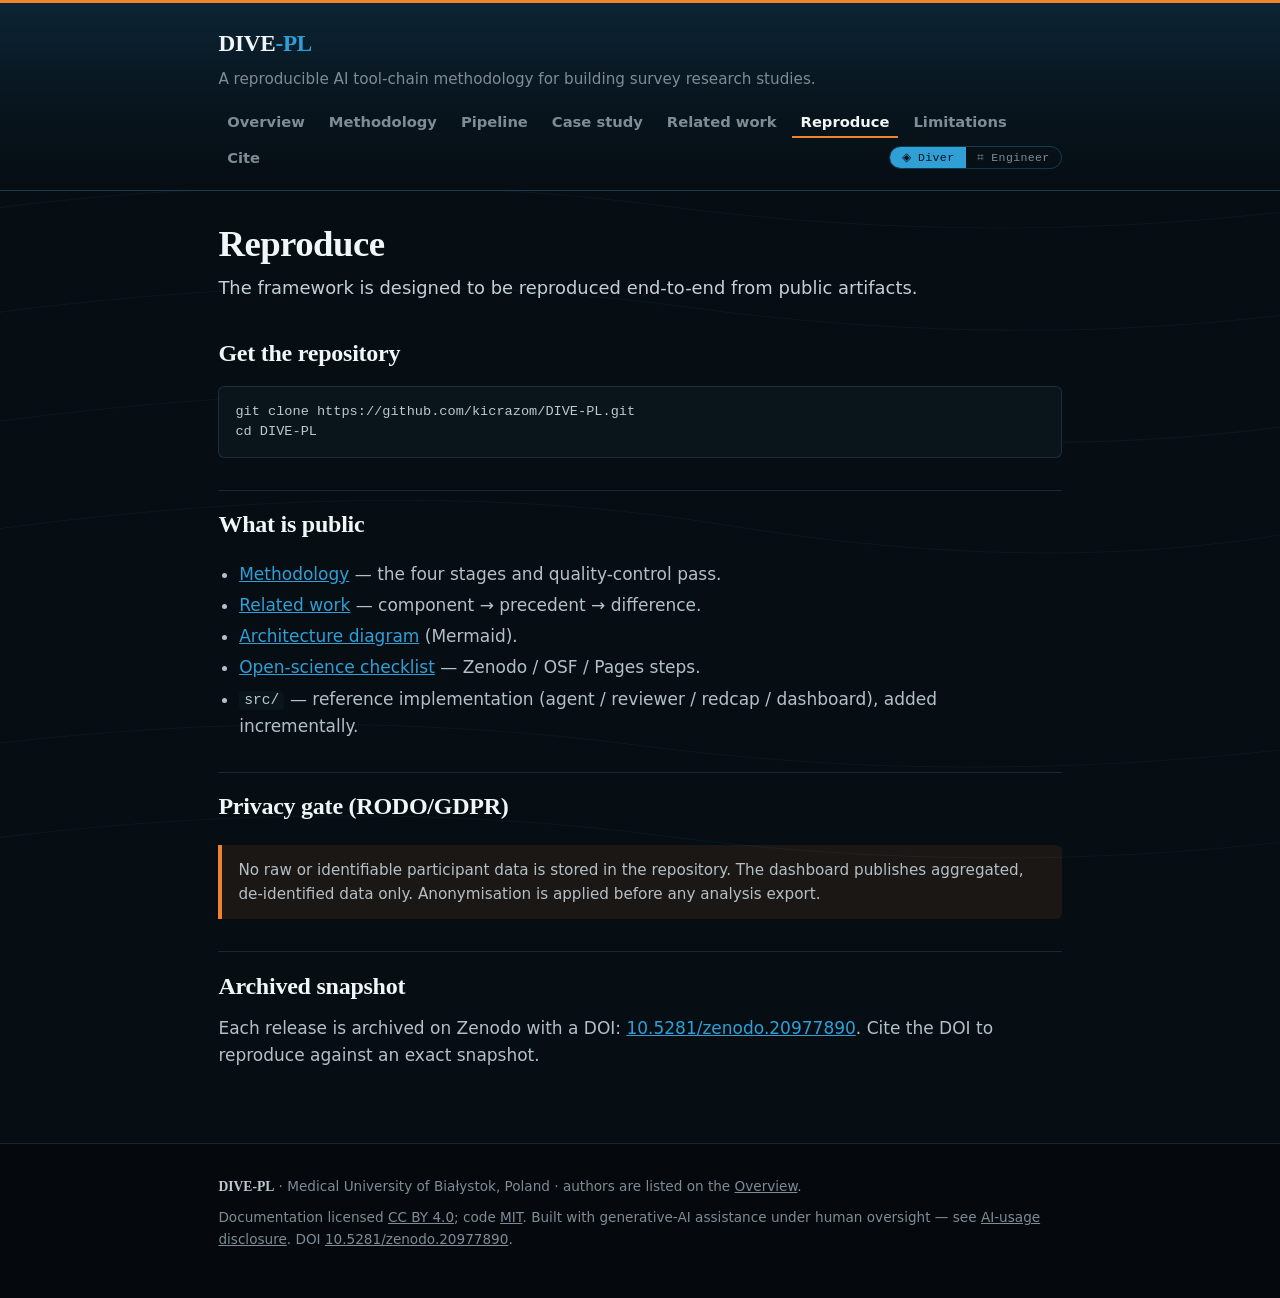
<file: docs/reproduce.html>
<!DOCTYPE html>
<html lang="en" data-mode="diver">
<head>
<script>try{var m=localStorage.getItem('dive-pl-mode');if(m)document.documentElement.setAttribute('data-mode',m);}catch(e){}</script>
<meta charset="utf-8">
<meta name="viewport" content="width=device-width, initial-scale=1">
<title>Reproduce · DIVE-PL</title>
<meta name="description" content="How to reproduce DIVE-PL: clone the repo, follow the open-science checklist, and cite the Zenodo DOI.">
<link rel="stylesheet" href="assets/style.css">
<link rel="icon" type="image/svg+xml" href="assets/favicon.svg">
</head>
<body>
<a class="skip-link" href="#main">Skip to content</a>
<header class="site">
  <div class="wrap">
    <a class="brand" href="index.html">DIVE<span>-PL</span></a>
    <p class="tagline">A reproducible AI tool-chain methodology for building survey research studies.</p>
    <nav class="site" aria-label="Primary">
      <a href="index.html">Overview</a>
      <a href="methodology.html">Methodology</a>
      <a href="pipeline.html">Pipeline</a>
      <a href="survey.html">Case study</a>
      <a href="related-work.html">Related work</a>
      <a href="reproduce.html" class="active">Reproduce</a>
      <a href="limitations.html">Limitations</a>
      <a href="cite.html">Cite</a>
    </nav>
  </div>
</header>
<main id="main">
<div class="wrap">


  <h1>Reproduce</h1>
  <p class="lead">The framework is designed to be reproduced end-to-end from public artifacts.</p>

  <h2>Get the repository</h2>
  <pre><code>git clone https://github.com/kicrazom/DIVE-PL.git
cd DIVE-PL</code></pre>

  <h2>What is public</h2>
  <ul>
    <li><a href="https://github.com/kicrazom/DIVE-PL/blob/main/METHODOLOGY.md">Methodology</a> — the four stages and quality-control pass.</li>
    <li><a href="https://github.com/kicrazom/DIVE-PL/blob/main/docs/related-work.md">Related work</a> — component → precedent → difference.</li>
    <li><a href="https://github.com/kicrazom/DIVE-PL/blob/main/docs/architecture.mmd">Architecture diagram</a> (Mermaid).</li>
    <li><a href="https://github.com/kicrazom/DIVE-PL/blob/main/docs/open-science-checklist.md">Open-science checklist</a> — Zenodo / OSF / Pages steps.</li>
    <li><code>src/</code> — reference implementation (agent / reviewer / redcap / dashboard), added incrementally.</li>
  </ul>

  <h2>Privacy gate (RODO/GDPR)</h2>
  <div class="callout warning">
    <p>No raw or identifiable participant data is stored in the repository. The dashboard publishes aggregated, de-identified data only. Anonymisation is applied before any analysis export.</p>
  </div>

  <h2>Archived snapshot</h2>
  <p>Each release is archived on Zenodo with a DOI: <a href="https://doi.org/10.5281/zenodo.20977890">10.5281/zenodo.20977890</a>. Cite the DOI to reproduce against an exact snapshot.</p>
  

</div>
</main>
<footer class="site">
  <div class="wrap">
    <p><strong>DIVE-PL</strong> · Medical University of Białystok, Poland · authors are listed on the <a href="index.html">Overview</a>.</p>
    <p class="lic">Documentation licensed <a href="https://creativecommons.org/licenses/by/4.0/">CC BY 4.0</a>; code <a href="https://github.com/kicrazom/DIVE-PL/blob/main/LICENSE-CODE">MIT</a>. Built with generative-AI assistance under human oversight — see <a href="cite.html#ai">AI-usage disclosure</a>. DOI <a href="https://doi.org/10.5281/zenodo.20977890">10.5281/zenodo.20977890</a>.</p>
  </div>
</footer>
<script src="assets/mode.js" defer></script>
</body>
</html>
</file>
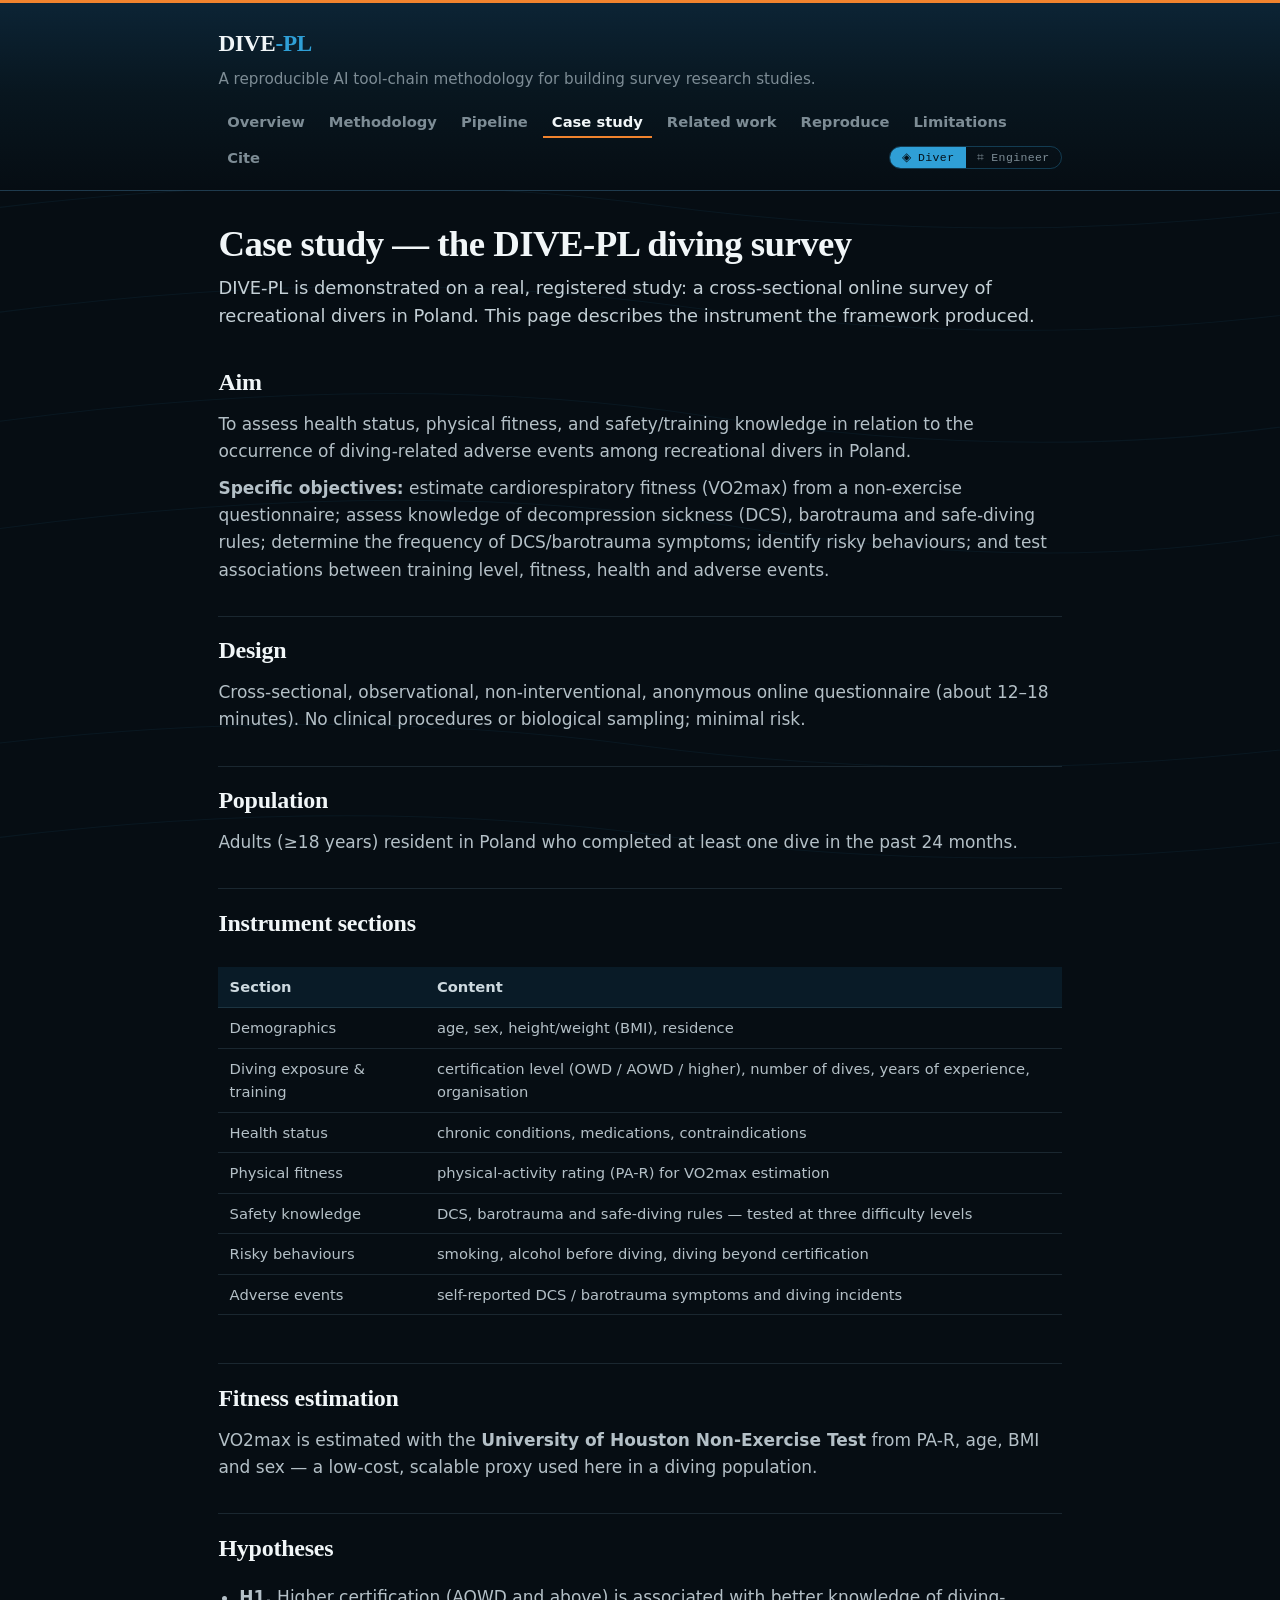
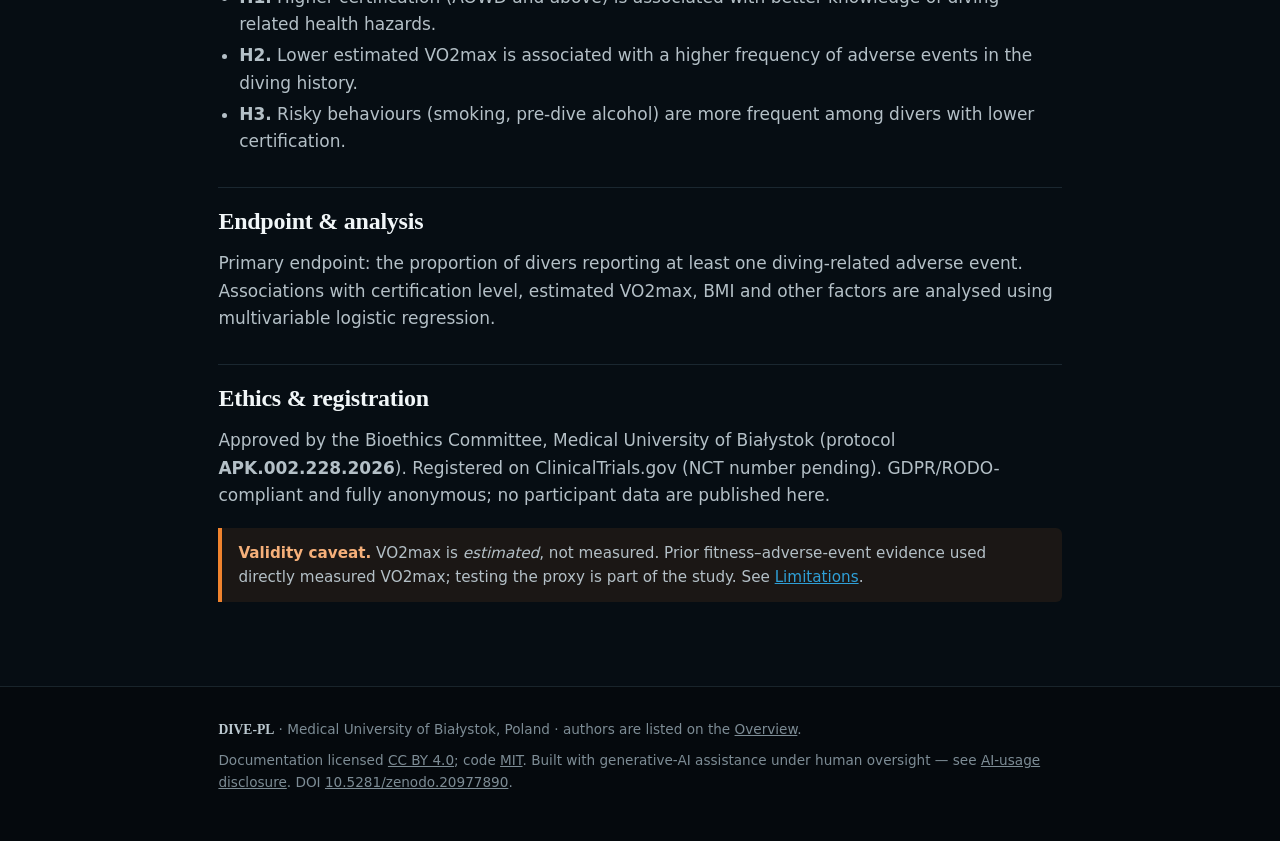
<file: docs/survey.html>
<!DOCTYPE html>
<html lang="en" data-mode="diver">
<head>
<script>try{var m=localStorage.getItem('dive-pl-mode');if(m)document.documentElement.setAttribute('data-mode',m);}catch(e){}</script>
<meta charset="utf-8">
<meta name="viewport" content="width=device-width, initial-scale=1">
<title>Case study · DIVE-PL</title>
<meta name="description" content="The DIVE-PL diving survey: aim, design, instrument sections, VO2max estimation, hypotheses, endpoint, and ethics/registration.">
<link rel="stylesheet" href="assets/style.css">
<link rel="icon" type="image/svg+xml" href="assets/favicon.svg">
</head>
<body>
<a class="skip-link" href="#main">Skip to content</a>
<header class="site">
  <div class="wrap">
    <a class="brand" href="index.html">DIVE<span>-PL</span></a>
    <p class="tagline">A reproducible AI tool-chain methodology for building survey research studies.</p>
    <nav class="site" aria-label="Primary">
      <a href="index.html">Overview</a>
      <a href="methodology.html">Methodology</a>
      <a href="pipeline.html">Pipeline</a>
      <a href="survey.html" class="active">Case study</a>
      <a href="related-work.html">Related work</a>
      <a href="reproduce.html">Reproduce</a>
      <a href="limitations.html">Limitations</a>
      <a href="cite.html">Cite</a>
    </nav>
  </div>
</header>
<main id="main">
<div class="wrap">

  <h1>Case study — the DIVE-PL diving survey</h1>
  <p class="lead">DIVE-PL is demonstrated on a real, registered study: a cross-sectional online survey of recreational divers in Poland. This page describes the instrument the framework produced.</p>

  <h2>Aim</h2>
  <p>To assess health status, physical fitness, and safety/training knowledge in relation to the occurrence of diving-related adverse events among recreational divers in Poland.</p>
  <p><strong>Specific objectives:</strong> estimate cardiorespiratory fitness (VO2max) from a non-exercise questionnaire; assess knowledge of decompression sickness (DCS), barotrauma and safe-diving rules; determine the frequency of DCS/barotrauma symptoms; identify risky behaviours; and test associations between training level, fitness, health and adverse events.</p>

  <h2>Design</h2>
  <p>Cross-sectional, observational, non-interventional, anonymous online questionnaire (about 12–18 minutes). No clinical procedures or biological sampling; minimal risk.</p>

  <h2>Population</h2>
  <p>Adults (≥18 years) resident in Poland who completed at least one dive in the past 24 months.</p>

  <h2>Instrument sections</h2>
  <div class="table-scroll">
  <table>
    <thead><tr><th>Section</th><th>Content</th></tr></thead>
    <tbody>
      <tr><td>Demographics</td><td>age, sex, height/weight (BMI), residence</td></tr>
      <tr><td>Diving exposure &amp; training</td><td>certification level (OWD / AOWD / higher), number of dives, years of experience, organisation</td></tr>
      <tr><td>Health status</td><td>chronic conditions, medications, contraindications</td></tr>
      <tr><td>Physical fitness</td><td>physical-activity rating (PA-R) for VO2max estimation</td></tr>
      <tr><td>Safety knowledge</td><td>DCS, barotrauma and safe-diving rules — tested at three difficulty levels</td></tr>
      <tr><td>Risky behaviours</td><td>smoking, alcohol before diving, diving beyond certification</td></tr>
      <tr><td>Adverse events</td><td>self-reported DCS / barotrauma symptoms and diving incidents</td></tr>
    </tbody>
  </table>
  </div>

  <h2>Fitness estimation</h2>
  <p>VO2max is estimated with the <strong>University of Houston Non-Exercise Test</strong> from PA-R, age, BMI and sex — a low-cost, scalable proxy used here in a diving population.</p>

  <h2>Hypotheses</h2>
  <ul>
    <li><strong>H1.</strong> Higher certification (AOWD and above) is associated with better knowledge of diving-related health hazards.</li>
    <li><strong>H2.</strong> Lower estimated VO2max is associated with a higher frequency of adverse events in the diving history.</li>
    <li><strong>H3.</strong> Risky behaviours (smoking, pre-dive alcohol) are more frequent among divers with lower certification.</li>
  </ul>

  <h2>Endpoint &amp; analysis</h2>
  <p>Primary endpoint: the proportion of divers reporting at least one diving-related adverse event. Associations with certification level, estimated VO2max, BMI and other factors are analysed using multivariable logistic regression.</p>

  <h2>Ethics &amp; registration</h2>
  <p>Approved by the Bioethics Committee, Medical University of Białystok (protocol <strong>APK.002.228.2026</strong>). Registered on ClinicalTrials.gov (NCT number pending). GDPR/RODO-compliant and fully anonymous; no participant data are published here.</p>

  <div class="callout warning">
    <p><strong>Validity caveat.</strong> VO2max is <em>estimated</em>, not measured. Prior fitness–adverse-event evidence used directly measured VO2max; testing the proxy is part of the study. See <a href="limitations.html">Limitations</a>.</p>
  </div>

</div>
</main>
<footer class="site">
  <div class="wrap">
    <p><strong>DIVE-PL</strong> · Medical University of Białystok, Poland · authors are listed on the <a href="index.html">Overview</a>.</p>
    <p class="lic">Documentation licensed <a href="https://creativecommons.org/licenses/by/4.0/">CC BY 4.0</a>; code <a href="https://github.com/kicrazom/DIVE-PL/blob/main/LICENSE-CODE">MIT</a>. Built with generative-AI assistance under human oversight — see <a href="cite.html#ai">AI-usage disclosure</a>. DOI <a href="https://doi.org/10.5281/zenodo.20977890">10.5281/zenodo.20977890</a>.</p>
  </div>
</footer>
<script src="assets/mode.js" defer></script>
</body>
</html>
</file>
<file: docs/assets/style.css>
/* DIVE-PL — dark theme (Diver / Engineer)
   Re-tokenised from the original light style.css. All class names preserved;
   the palette flips with [data-mode] on <html>. Diver = ocean blue + bathymetric
   texture; Engineer = cyan + graticule grid. */
:root {
  /* ---- Diver (default) ---- */
  --bg: #060d13;
  --bg-2: #05090d;
  --fg: #b4c0c7;
  --ink: #f1f6f8;
  --muted: #7d8c95;
  --rule: rgba(150,195,222,0.14);
  --card-bg: rgba(255,255,255,0.025);
  --row-hover: rgba(255,255,255,0.03);
  --accent: #2f9fd6;
  --accent-hover: #5bb6e2;
  --accent-soft: rgba(47,159,214,0.10);
  --accent-border: rgba(47,159,214,0.30);
  --accent-2: #f0832e;
  --accent-2-soft: rgba(240,131,46,0.09);
  --accent-2-border: rgba(240,131,46,0.40);
  --warn-bg: rgba(240,131,46,0.08);
  --warn-border: #e0a24d;
  --danger-bg: rgba(192,57,43,0.12);
  --danger-border: #c0392b;
  --danger-ink: #f0a89e;
  --code-bg: #0a141b;
  --lead: #c4d0d6;
  --hero-grad: linear-gradient(180deg,#0c2435 0%,#08161f 48%,#060d13 100%);
  --tex: 0.5;
  --max: 920px;
  --max-wide: 1240px;
  --font-display: Georgia, "Times New Roman", serif;
  --font-body: "IBM Plex Sans", ui-sans-serif, system-ui, -apple-system, "Segoe UI", sans-serif;
  --font-mono: ui-monospace, "SFMono-Regular", Menlo, Consolas, monospace;
}
/* ---- Engineer overrides ---- */
html[data-mode="engineer"] {
  --accent: #36c9e6;
  --accent-hover: #63d6ee;
  --accent-soft: rgba(54,201,230,0.08);
  --accent-border: rgba(54,201,230,0.30);
  --hero-grad: linear-gradient(180deg,#08141a 0%,#070f14 60%,#060d13 100%);
  --tex: 0.6;
}

* { box-sizing: border-box; }
html { -webkit-text-size-adjust: 100%; }
body {
  margin: 0;
  font-family: var(--font-body);
  font-size: 17px;
  line-height: 1.6;
  color: var(--fg);
  background: var(--bg);
  position: relative;
}
/* ---- per-mode background texture (fixed, behind everything) ---- */
body::before {
  content: "";
  position: fixed;
  inset: 0;
  z-index: 0;
  pointer-events: none;
  opacity: var(--tex);
}
html[data-mode="diver"] body::before {
  background-image: url("data:image/svg+xml;utf8,<svg xmlns='http://www.w3.org/2000/svg' width='1200' height='600' preserveAspectRatio='none'><g fill='none' stroke='%232f9fd6' stroke-width='1' stroke-opacity='0.14'><path d='M-20 110 Q300 70 600 110 T1220 112'/><path d='M-20 200 Q320 156 620 196 T1220 200'/><path d='M-20 300 Q340 250 640 292 T1220 298'/><path d='M-20 404 Q360 350 660 396 T1220 404'/><path d='M-20 506 Q380 450 680 500 T1220 506'/></g></svg>");
  background-size: 100% 70vh;
  background-repeat: repeat-y;
}
html[data-mode="engineer"] body::before {
  background-image:
    linear-gradient(rgba(54,201,230,0.05) 1px, transparent 1px),
    linear-gradient(90deg, rgba(54,201,230,0.05) 1px, transparent 1px);
  background-size: 40px 40px;
}
.wrap { max-width: var(--max); margin: 0 auto; padding: 0 clamp(1.25rem,3vw,3rem); position: relative; z-index: 1; }

/* ---- header ---- */
header.site {
  border-top: 3px solid var(--accent-2);
  border-bottom: 1px solid var(--rule);
  background: var(--hero-grad);
  position: relative;
  z-index: 2;
}
header.site .wrap { padding-top: 1.4rem; padding-bottom: 0.4rem; }
.brand { font-size: 1.45rem; font-weight: 700; letter-spacing: -0.01em; color: var(--ink); text-decoration: none; font-family: var(--font-display); }
.brand span { color: var(--accent); }
.brand:hover span { color: var(--accent-2); }
.tagline { color: var(--muted); font-size: 0.95rem; margin: 0.25rem 0 0.9rem; }
nav.site { display: flex; flex-wrap: wrap; align-items: center; gap: 0.15rem 0.4rem; padding-bottom: 0.6rem; }
nav.site a { text-decoration: none; color: var(--muted); font-size: 0.92rem; font-weight: 600; padding: 0.3rem 0.55rem; border-radius: 5px; transition: background .12s, color .12s; }
nav.site a:hover { background: var(--accent-soft); color: var(--accent); }
nav.site a.active { color: var(--ink); background: transparent; border-bottom: 2px solid var(--accent-2); border-radius: 0; padding-bottom: 0.18rem; }

/* ---- Diver / Engineer toggle (injected by mode.js) ---- */
.modes { display: inline-flex; align-items: center; border: 1px solid var(--accent-border); border-radius: 999px; overflow: hidden; margin-left: auto; }
.modes .seg { background: transparent; color: var(--muted); cursor: pointer; border: 0; padding: 0.32rem 0.7rem; font-family: var(--font-mono); font-size: 0.72rem; letter-spacing: 0.03em; line-height: 1; transition: background .12s, color .12s; }
.modes .seg[aria-pressed="true"] { background: var(--accent); color: #04121b; }

main { padding: 2rem 0 1rem; position: relative; z-index: 1; }
footer.site { border-top: 1px solid var(--rule); margin-top: 3rem; padding: 1.4rem 0 2.4rem; color: var(--muted); font-size: 0.85rem; background: var(--bg-2); position: relative; z-index: 2; }
footer.site .wrap { z-index: 2; }
footer.site a { color: var(--muted); }
footer.site strong { color: #bcc9d0; font-family: var(--font-display); font-weight: 600; }
footer.site .lic { margin-top: 0.5rem; }

h1, h2, h3 { font-family: var(--font-display); font-weight: 600; }
h1 { font-size: 2.3rem; line-height: 1.12; letter-spacing: -0.015em; margin: 0 0 0.6rem; color: var(--ink); }
h2 { font-size: 1.5rem; margin: 2rem 0 0.6rem; padding-top: 0.9rem; border-top: 1px solid var(--rule); color: var(--ink); letter-spacing: -0.01em; }
h2:first-of-type { border-top: none; padding-top: 0; }
h3 { font-size: 1.15rem; margin: 1.4rem 0 0.4rem; color: var(--ink); }
p { margin: 0.6rem 0; }
a { color: var(--accent); }
a:hover { color: var(--accent-hover); }
ul, ol { padding-left: 1.3rem; }
li { margin: 0.25rem 0; }
small, .muted { color: var(--muted); }
hr { border: none; border-top: 1px solid var(--rule); margin: 2rem 0; }
.lead { font-size: 1.12rem; color: var(--lead); }
code { font-family: var(--font-mono); font-size: 0.86em; background: var(--code-bg); padding: 0.1em 0.35em; border-radius: 4px; color: #bcc9d0; }
pre { background: var(--code-bg); border: 1px solid var(--rule); border-radius: 6px; padding: 0.9rem 1rem; overflow-x: auto; font-size: 0.85rem; line-height: 1.5; color: #bcc9d0; }
pre code { background: none; padding: 0; font-size: inherit; }

table { border-collapse: collapse; width: 100%; margin: 1rem 0; font-size: 0.92rem; }
th, td { text-align: left; padding: 0.5rem 0.7rem; border-bottom: 1px solid var(--rule); vertical-align: top; }
th { background: var(--accent-soft); font-weight: 600; color: #cdd9df; }
td { color: var(--fg); }
tbody tr:hover { background: var(--row-hover); }
.table-scroll { overflow-x: auto; }

.callout { border-left: 4px solid var(--accent); background: var(--accent-soft); padding: 0.8rem 1rem; border-radius: 0 6px 6px 0; margin: 1.2rem 0; font-size: 0.95rem; color: var(--fg); }
.callout.embargo { border-left-color: var(--warn-border); background: var(--warn-bg); }
.callout.warning { border-left-color: var(--accent-2); background: var(--accent-2-soft); }
.callout.warning strong { color: #f6b07a; }
.callout p:first-child { margin-top: 0; }
.callout p:last-child { margin-bottom: 0; }
.callout strong { color: var(--ink); }

.badges { display: flex; flex-wrap: wrap; gap: 0.4rem; margin: 0.9rem 0 0.4rem; }
.badge { display: inline-block; font-size: 0.78rem; font-weight: 600; padding: 0.2rem 0.55rem; border-radius: 999px; background: var(--accent-soft); color: var(--accent); text-decoration: none; border: 1px solid var(--accent-border); }
.badge:hover { background: var(--accent-border); color: var(--ink); }
.pill { display: inline-block; font-size: 0.72rem; font-weight: 700; letter-spacing: 0.03em; text-transform: uppercase; padding: 0.1rem 0.45rem; border-radius: 4px; background: rgba(150,195,222,0.12); color: var(--muted); }
.pill.lic-mit { background: rgba(58,75,168,0.18); color: #aeb8ee; }
.pill.lic-cc { background: rgba(31,122,61,0.16); color: #9fd6ad; }

.cards { display: grid; grid-template-columns: repeat(auto-fit, minmax(230px,1fr)); gap: 1rem; margin: 1.2rem 0; }
.card { border: 1px solid var(--rule); border-radius: 8px; padding: 1rem 1.1rem; background: var(--card-bg); }
.card h3 { margin-top: 0; }
.card p { font-size: 0.92rem; color: var(--muted); }

.skip-link { position: absolute; left: -999px; }
.skip-link:focus { left: 1rem; top: 0.5rem; background: var(--bg); color: var(--ink); padding: 0.4rem 0.7rem; z-index: 10; border: 1px solid var(--accent); }

.flow { display: flex; flex-direction: column; align-items: center; margin: 1.2rem 0 2rem; }
.flow-step { width: min(460px,100%); text-align: center; border: 1px solid var(--accent-border); border-radius: 8px; padding: 0.55rem 0.9rem; background: var(--accent-soft); font-size: 0.9rem; font-weight: 600; color: var(--ink); }
.flow-step:not(:last-child) { margin-bottom: 1.6rem; position: relative; }
.flow-step:not(:last-child)::after { content: "\2193"; position: absolute; left: 50%; transform: translateX(-50%); bottom: -1.35rem; color: var(--accent-2); font-size: 1.1rem; font-weight: 700; }
.flow-step.scoped { background: var(--card-bg); color: var(--muted); font-weight: 500; border-style: dashed; }

/* Light figures (e.g. architecture diagram) sit on their own panel so they stay legible on dark */
main img { max-width: 100%; height: auto; background: #f7f9fb; border: 1px solid var(--rule); border-radius: 8px; padding: 6px; }

@media (max-width: 560px) { body { font-size: 16px; } h1 { font-size: 1.65rem; } .modes { margin-left: 0; } }
</file>
